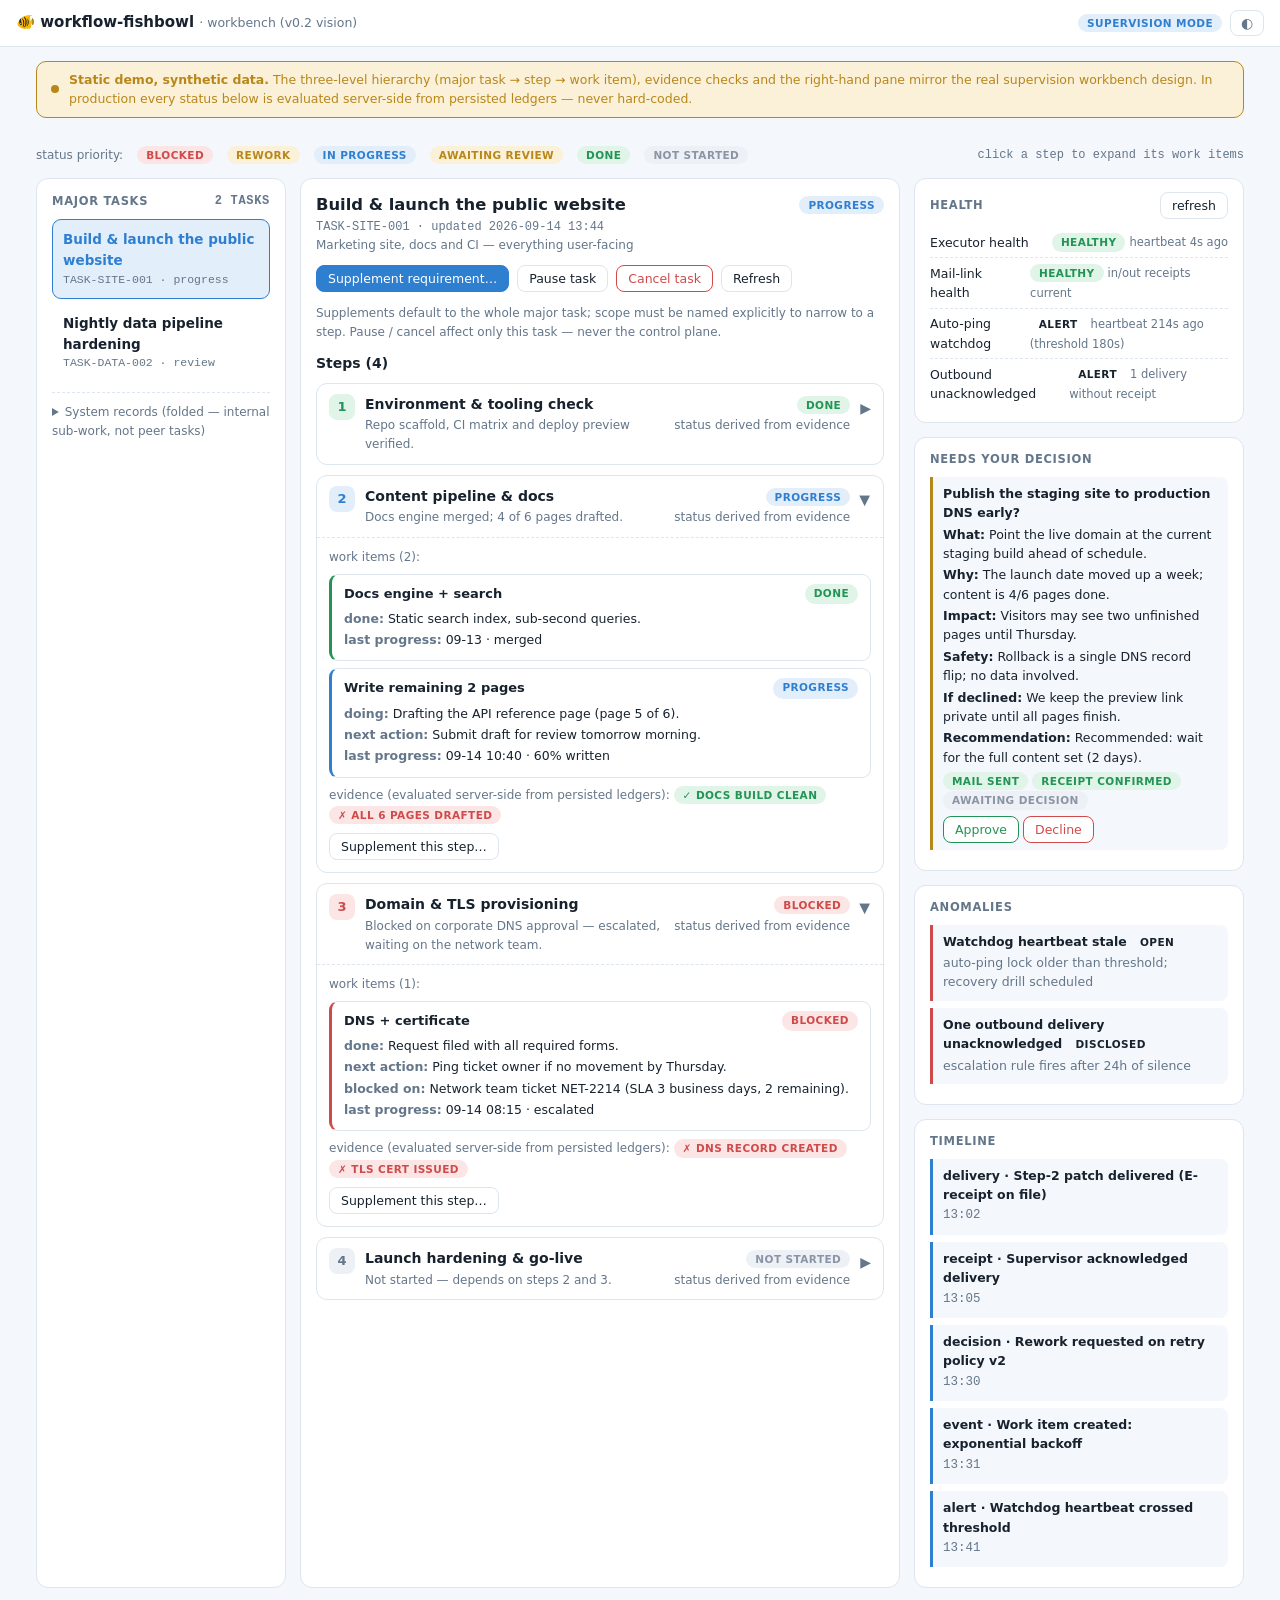
<file: demo/workbench-demo.html>
<!DOCTYPE html>
<html lang="en">
<head>
<meta charset="UTF-8">
<meta name="viewport" content="width=device-width, initial-scale=1.0">
<title>workflow-fishbowl workbench — supervision demo (v0.2 vision)</title>
<meta name="description" content="Three-level supervision workbench demo: major tasks, steps with evidence checks, work items, approvals and system health. Static mock with synthetic data.">
<style>
/* ---------------------------------------------------------------------------
   workflow-fishbowl workbench demo — v0.2 "supervision" vision, static mock.
   Mirrors the three-level information architecture:
     Level 1  Major task      (left rail)
     Level 2  Step            (middle, numbered, expandable)
     Level 3  Work item       (expanded in place, inside its step)
   plus a right pane with task-level aggregation:
     health / approvals / anomalies / timeline.
   All data is synthetic. Zero external dependencies.
--------------------------------------------------------------------------- */
:root {
  --bg: #f4f7fb; --panel: #fff; --line: #dde5ee;
  --text: #17222e; --muted: #64768a;
  --accent: #2f7fd1; --accent-soft: #e3eefb;
  --ok: #239455; --ok-soft: #e0f4e8;
  --warn: #b8871a; --warn-soft: #fbf0d8;
  --bad: #cf4b4b; --bad-soft: #fbe5e5;
  --idle: #8a94a6; --idle-soft: #edf1f6;
  --mono: ui-monospace, "Cascadia Code", Consolas, monospace;
}
@media (prefers-color-scheme: dark) {
  :root:not([data-theme="light"]) {
    --bg: #12161d; --panel: #1b222d; --line: #2b3543;
    --text: #e5eaf1; --muted: #8a97a8;
    --accent: #52a7e2; --accent-soft: #1d3247;
    --ok: #4cc284; --ok-soft: #17301f;
    --warn: #d9a844; --warn-soft: #33290f;
    --bad: #e5726f; --bad-soft: #3a1b1b;
    --idle: #77839a; --idle-soft: #232a35;
  }
}
:root[data-theme="dark"] {
  --bg: #12161d; --panel: #1b222d; --line: #2b3543;
  --text: #e5eaf1; --muted: #8a97a8;
  --accent: #52a7e2; --accent-soft: #1d3247;
  --ok: #4cc284; --ok-soft: #17301f;
  --warn: #d9a844; --warn-soft: #33290f;
  --bad: #e5726f; --bad-soft: #3a1b1b;
  --idle: #77839a; --idle-soft: #232a35;
}
* { box-sizing: border-box; }
body { margin: 0; background: var(--bg); color: var(--text);
  font: 14px/1.55 system-ui, "Segoe UI", Roboto, sans-serif; }
a { color: var(--accent); }

#topbar {
  display: flex; align-items: center; gap: 14px; padding: 10px 16px;
  background: var(--panel); border-bottom: 1px solid var(--line);
  position: sticky; top: 0; z-index: 10;
}
.brand { font-weight: 700; font-size: 15px; }
.brand small { color: var(--muted); font-weight: 500; }
#topbar .right { margin-left: auto; display: flex; gap: 8px; align-items: center; }
#theme-toggle { background: none; border: 1px solid var(--line); color: var(--muted);
  border-radius: 8px; padding: 4px 10px; cursor: pointer; font-size: 14px; }

#shell {
  display: grid; grid-template-columns: 250px minmax(0,1fr) 330px;
  gap: 14px; max-width: 1240px; margin: 0 auto; padding: 14px 16px 60px;
}
.card { background: var(--panel); border: 1px solid var(--line);
  border-radius: 12px; padding: 13px 15px; }
h4.ptitle {
  margin: 0 0 8px; font-size: 11.5px; text-transform: uppercase;
  letter-spacing: .06em; color: var(--muted);
  display: flex; justify-content: space-between; align-items: center;
}

/* left rail */
#majors { list-style: none; margin: 0; padding: 0; }
#majors li {
  padding: 9px 10px; border-radius: 9px; cursor: pointer;
  border: 1px solid transparent; margin-bottom: 4px;
}
#majors li:hover { background: var(--accent-soft); }
#majors li.sel { background: var(--accent-soft); border-color: var(--accent); }
#majors .t { font-weight: 600; font-size: 13.5px; }
#majors .sub { color: var(--muted); font-size: 11.5px; }
#majors li.sel .t { color: var(--accent); }
details.syssys { margin-top: 10px; border-top: 1px dashed var(--line); padding-top: 10px; }
details.syssys summary { color: var(--muted); font-size: 12px; cursor: pointer; }
details.syssys .ev { margin-top: 6px; }

.pill {
  display: inline-block; padding: 1px 9px; border-radius: 99px; font-size: 10.5px;
  font-weight: 700; text-transform: uppercase; letter-spacing: .04em; white-space: nowrap;
}
.pill.ok, .pill.done { background: var(--ok-soft); color: var(--ok); }
.pill.progress { background: var(--accent-soft); color: var(--accent); }
.pill.review { background: var(--warn-soft); color: var(--warn); }
.pill.rework { background: var(--warn-soft); color: var(--warn); }
.pill.blocked { background: var(--bad-soft); color: var(--bad); }
.pill.pending { background: var(--idle-soft); color: var(--idle); }

/* middle: steps */
#detail .row { display: flex; gap: 8px; flex-wrap: wrap; align-items: center; }
.step { border: 1px solid var(--line); border-radius: 11px; margin-bottom: 10px;
  overflow: hidden; background: var(--panel); }
.shead { display: flex; gap: 10px; padding: 10px 12px; cursor: pointer; align-items: flex-start; }
.shead:hover { background: var(--accent-soft); }
.snum {
  flex: none; width: 26px; height: 26px; border-radius: 8px; background: var(--idle-soft);
  color: var(--muted); font-weight: 700; display: flex; align-items: center;
  justify-content: center; font-size: 13px;
}
.step.blocked .snum { background: var(--bad-soft); color: var(--bad); }
.step.done .snum { background: var(--ok-soft); color: var(--ok); }
.step.progress .snum { background: var(--accent-soft); color: var(--accent); }
.shead .grow { flex: 1; min-width: 0; }
.shead .t { font-weight: 600; }
.shead .sub { color: var(--muted); font-size: 12px; margin-top: 1px; }
.shead .right { text-align: right; flex: none; }
.shead .arrow { color: var(--muted); transition: transform .15s; flex: none; margin-top: 4px; }
.step.open .arrow { transform: rotate(90deg); }
.sbody { display: none; border-top: 1px dashed var(--line); padding: 10px 12px 12px; }
.step.open .sbody { display: block; }

.wk { border: 1px solid var(--line); border-left: 3px solid var(--idle);
  border-radius: 9px; padding: 9px 12px; margin: 7px 0; }
.wk.progress { border-left-color: var(--accent); }
.wk.done { border-left-color: var(--ok); }
.wk.blocked { border-left-color: var(--bad); }
.wk h5 { margin: 0 0 5px; font-size: 13px; display: flex; justify-content: space-between; gap: 8px; }
.kv { font-size: 12.5px; margin: 2px 0; }
.kv b { color: var(--muted); font-weight: 600; }
.kv.mono, .mono { font-family: var(--mono); font-size: 12px; }
.sub { color: var(--muted); font-size: 12px; }
.ev .m { font-size: 12.5px; margin: 2px 0; }
.evpills { margin-top: 5px; }
.evpills .pill { margin: 1px 3px 1px 0; }

button.act {
  background: var(--panel); border: 1px solid var(--line); color: var(--text);
  border-radius: 8px; padding: 5px 11px; cursor: pointer; font-size: 12.5px;
  font-family: inherit;
}
button.act:hover { border-color: var(--accent); color: var(--accent); }
button.act.primary { background: var(--accent); border-color: var(--accent); color: #fff; }
button.act.primary:hover { opacity: .9; color: #fff; }
button.act.ok { border-color: var(--ok); color: var(--ok); }
button.act.bad { border-color: var(--bad); color: var(--bad); }

/* right pane */
.hrow { display: flex; justify-content: space-between; gap: 8px; padding: 5px 0;
  border-bottom: 1px dashed var(--line); font-size: 12.5px; align-items: center; }
.hrow:last-child { border-bottom: none; }
.hrow .sub { font-size: 11.5px; }
.ev { border-left: 3px solid var(--accent); background: var(--bg);
  border-radius: 0 8px 8px 0; padding: 7px 10px; margin: 7px 0; font-size: 12.5px; }
.ev .s { font-weight: 600; font-size: 12.5px; }
.ev.warn { border-left-color: var(--warn); }
.ev.bad { border-left-color: var(--bad); }

.demobar {
  display: flex; gap: 10px; align-items: center; background: var(--warn-soft);
  color: var(--warn); border: 1px solid var(--warn); border-radius: 10px;
  padding: 8px 14px; margin-bottom: 14px; font-size: 12.5px;
  grid-column: 1 / -1;
}
.demobar .dot { width: 8px; height: 8px; border-radius: 50%;
  background: var(--warn); animation: pulse 1.6s infinite; flex: none; }
@keyframes pulse { 0%,100% { opacity: 1; } 50% { opacity: .3; } }

.legend { grid-column: 1 / -1; display: flex; flex-wrap: wrap; gap: 8px 14px;
  color: var(--muted); font-size: 12px; align-items: center; }

@media (max-width: 1000px) {
  #shell { grid-template-columns: 1fr; }
  #rail, #pane { max-width: 640px; }
}
</style>
</head>
<body>

<div id="topbar">
  <span class="brand">🐠 workflow-fishbowl <small>· workbench (v0.2 vision)</small></span>
  <span class="right">
    <span class="pill progress">supervision mode</span>
    <button id="theme-toggle" title="Toggle theme">◐</button>
  </span>
</div>

<div id="shell">

  <div class="demobar">
    <span class="dot"></span>
    <span><b>Static demo, synthetic data.</b> The three-level hierarchy (major task → step → work item),
    evidence checks and the right-hand pane mirror the real supervision workbench design.
    In production every status below is evaluated server-side from persisted ledgers — never hard-coded.</span>
  </div>

  <div class="legend">
    <span>status priority:</span>
    <span class="pill blocked">blocked</span>
    <span class="pill rework">rework</span>
    <span class="pill progress">in progress</span>
    <span class="pill review">awaiting review</span>
    <span class="pill done">done</span>
    <span class="pill pending">not started</span>
    <span style="margin-left:auto" class="mono">click a step to expand its work items</span>
  </div>

  <!-- ============ LEVEL 1: left rail, major tasks ============ -->
  <div class="card" id="rail">
    <h4 class="ptitle">Major tasks <span class="mono" id="tinfo"></span></h4>
    <ul id="majors"></ul>
    <details class="syssys">
      <summary>System records (folded — internal sub-work, not peer tasks)</summary>
      <div class="ev"><div class="s">Mail-link probe</div>
        <div class="m sub">simulated delivery round-trip · 09-14 11:20 · ok</div></div>
      <div class="ev"><div class="s">Router controlled restart</div>
        <div class="m sub">drill closed loop · 09-14 09:05 · done</div></div>
      <div class="ev"><div class="s">Ledger integrity check</div>
        <div class="m sub">daily · next run in 4h · pending</div></div>
    </details>
  </div>

  <!-- ============ LEVEL 2 + 3: steps and work items ============ -->
  <div class="card" id="detail">
    <div id="detail-inner"></div>
  </div>

  <!-- ============ right pane: task-level aggregation ============ -->
  <div id="pane">
    <div class="card" style="margin-bottom:14px">
      <h4 class="ptitle">Health <button class="act" id="btn-refresh">refresh</button></h4>
      <div id="health3"></div>
    </div>
    <div class="card" style="margin-bottom:14px">
      <h4 class="ptitle">Needs your decision</h4>
      <div id="approvals"></div>
    </div>
    <div class="card" style="margin-bottom:14px">
      <h4 class="ptitle">Anomalies</h4>
      <div id="anomalies"></div>
    </div>
    <div class="card">
      <h4 class="ptitle">Timeline</h4>
      <div id="timeline"></div>
    </div>
  </div>
</div>

<script>
/* ---- theme ---- */
var root = document.documentElement;
var saved = null;
try { saved = localStorage.getItem("fb-wb-theme"); } catch (e) {}
if (saved) root.dataset.theme = saved;
document.getElementById("theme-toggle").onclick = function () {
  var cur = root.dataset.theme ||
    (matchMedia("(prefers-color-scheme: dark)").matches ? "dark" : "light");
  root.dataset.theme = cur === "dark" ? "light" : "dark";
  try { localStorage.setItem("fb-wb-theme", root.dataset.theme); } catch (e) {}
};

/* ---------------------------------------------------------------------------
   Mock hierarchy. In production this tree is persisted server-side and
   every step status is *derived* live from evidence checks against real
   ledgers (deliveries, receipts, logs). The frontend never decides status.
--------------------------------------------------------------------------- */
var TREE = {
  major_tasks: [
    {
      major_id: "MAJOR-1", task_id: "TASK-SITE-001",
      title: "Build & launch the public website",
      subtitle: "Marketing site, docs and CI — everything user-facing",
      task_status: "progress",
      steps: [
        {
          step_id: "STEP-1", seq: 1, status: "done",
          title: "Environment & tooling check",
          progress: "Repo scaffold, CI matrix and deploy preview verified.",
          evidence: [
            { label: "CI green on 3 platforms", passed: true },
            { label: "Preview deploy reachable", passed: true }
          ],
          works: [
            { status: "done", title: "Scaffold + CI wiring",
              done: "Template chosen, actions workflow committed, badges live.",
              recent: "09-12 · milestone accepted (receipt on file)",
              artifacts: ["ci/main.workflow", "site/scaffold.zip"] }
          ]
        },
        {
          step_id: "STEP-2", seq: 2, status: "progress",
          title: "Content pipeline & docs",
          progress: "Docs engine merged; 4 of 6 pages drafted.",
          evidence: [
            { label: "Docs build clean", passed: true },
            { label: "All 6 pages drafted", passed: false }
          ],
          works: [
            { status: "done", title: "Docs engine + search",
              done: "Static search index, sub-second queries.",
              recent: "09-13 · merged" },
            { status: "progress", title: "Write remaining 2 pages",
              doing: "Drafting the API reference page (page 5 of 6).",
              next: "Submit draft for review tomorrow morning.",
              recent: "09-14 10:40 · 60% written" }
          ]
        },
        {
          step_id: "STEP-3", seq: 3, status: "blocked",
          title: "Domain & TLS provisioning",
          progress: "Blocked on corporate DNS approval — escalated, waiting on the network team.",
          evidence: [
            { label: "DNS record created", passed: false },
            { label: "TLS cert issued", passed: false }
          ],
          works: [
            { status: "blocked", title: "DNS + certificate",
              done: "Request filed with all required forms.",
              blocked_on: "Network team ticket NET-2214 (SLA 3 business days, 2 remaining).",
              next: "Ping ticket owner if no movement by Thursday.",
              recent: "09-14 08:15 · escalated" }
          ]
        },
        {
          step_id: "STEP-4", seq: 4, status: "pending",
          title: "Launch hardening & go-live",
          progress: "Not started — depends on steps 2 and 3.",
          evidence: [
            { label: "Load test passed", passed: false },
            { label: "Go-live checklist signed", passed: false }
          ],
          works: []
        }
      ]
    },
    {
      major_id: "MAJOR-2", task_id: "TASK-DATA-002",
      title: "Nightly data pipeline hardening",
      subtitle: "Retries, alerting and the weekend-hang fix",
      task_status: "review",
      steps: [
        {
          step_id: "STEP-5", seq: 1, status: "review",
          title: "Fix weekend import hang",
          progress: "Timeout-reset patch delivered; awaiting supervisor acceptance.",
          evidence: [
            { label: "Patch delivered (E-receipt)", passed: true },
            { label: "Acceptance received", passed: false }
          ],
          works: [
            { status: "review", title: "Timeout reset between batches",
              done: "Root cause found (timeout never reset), patched, dry-run clean.",
              next: "Awaiting acceptance before closing.",
              recent: "09-14 12:02 · delivered" }
          ]
        },
        {
          step_id: "STEP-6", seq: 2, status: "rework",
          title: "Retry & alert policy",
          progress: "First version rejected — supervisor wants exponential backoff.",
          evidence: [
            { label: "Backoff implemented", passed: false }
          ],
          works: [
            { status: "rework", title: "Exponential backoff",
              doing: "Reworking retry loop to backoff policy v2.",
              blocked_on: null,
              recent: "09-14 13:30 · rework started" }
          ]
        }
      ]
    }
  ]
};

/* statuses not shown as peer tasks (folded into system records) */
var CUR = "TASK-SITE-001";
var expanded = { "STEP-2": true, "STEP-3": true };  /* pre-expanded for the demo */

function esc(s) {
  return String(s == null ? "" : s).replace(/[&<>"']/g, function (c) {
    return { "&": "&amp;", "<": "&lt;", ">": "&gt;", '"': "&quot;", "'": "&#39;" }[c];
  });
}
function pill(st) {
  var map = { "done": "done", "progress": "progress", "review": "review",
              "rework": "rework", "blocked": "blocked", "pending": "pending" };
  return '<span class="pill ' + (map[st] || "pending") + '">' +
         esc(String(st || "not started").replace("pending", "not started")) + "</span>";
}

/* ---- level 1 rail ---- */
function renderRail() {
  document.getElementById("majors").innerHTML = TREE.major_tasks.map(function (m) {
    return '<li data-tid="' + esc(m.task_id) + '" class="' + (m.task_id === CUR ? "sel" : "") + '">' +
      '<div class="t">' + esc(m.title) + "</div>" +
      '<div class="sub mono">' + esc(m.task_id) + " · " + esc(m.task_status) + "</div></li>";
  }).join("");
  document.getElementById("tinfo").textContent = TREE.major_tasks.length + " tasks";
  document.querySelectorAll("#majors li").forEach(function (li) {
    li.onclick = function () { CUR = li.dataset.tid; renderAll(); };
  });
}

/* ---- level 2 + 3 detail ---- */
function workCard(w) {
  return '<div class="wk ' + esc(w.status || "") + '">' +
    "<h5><span>" + esc(w.title) + "</span>" + pill(w.status) + "</h5>" +
    (w.doing ? '<div class="kv"><b>doing:</b> ' + esc(w.doing) + "</div>" : "") +
    (w.done ? '<div class="kv"><b>done:</b> ' + esc(w.done) + "</div>" : "") +
    (w.next ? '<div class="kv"><b>next action:</b> ' + esc(w.next) + "</div>" : "") +
    (w.blocked_on ? '<div class="kv"><b>blocked on:</b> ' + esc(w.blocked_on) + "</div>" : "") +
    (w.recent ? '<div class="kv"><b>last progress:</b> ' + esc(w.recent) + "</div>" : "") +
    (w.artifacts ? '<div class="kv mono"><b>artifacts:</b> ' +
        w.artifacts.map(esc).join(" · ") + "</div>" : "") +
    "</div>";
}
function evidenceHtml(s) {
  if (!(s.evidence || []).length) return "";
  return '<div class="evpills sub">evidence (evaluated server-side from persisted ledgers): ' +
    s.evidence.map(function (e) {
      return '<span class="pill ' + (e.passed ? "ok" : "blocked") + '">' +
        (e.passed ? "✓" : "✗") + " " + esc(e.label) + "</span>";
    }).join("") + "</div>";
}
function renderDetail() {
  var m = TREE.major_tasks.filter(function (x) { return x.task_id === CUR; })[0];
  if (!m) return;
  document.getElementById("detail-inner").innerHTML =
    '<div class="row" style="justify-content:space-between">' +
      "<h3 style='margin:0'>" + esc(m.title) + "</h3>" + pill(m.task_status) +
    "</div>" +
    '<div class="sub mono">' + esc(m.task_id) + " · updated 2026-09-14 13:44</div>" +
    (m.subtitle ? '<div class="sub">' + esc(m.subtitle) + "</div>" : "") +
    '<div class="row" style="margin:10px 0 4px">' +
      '<button class="act primary">Supplement requirement…</button>' +
      '<button class="act">Pause task</button>' +
      '<button class="act bad">Cancel task</button>' +
      '<button class="act" id="btn-refresh2">Refresh</button>' +
    "</div>" +
    '<p class="sub">Supplements default to the whole major task; scope must be named ' +
    "explicitly to narrow to a step. Pause / cancel affect only this task — never the control plane.</p>" +
    '<h4 style="margin:8px 0">Steps (' + m.steps.length + ")</h4>" +
    m.steps.map(function (s) {
      var isOpen = !!expanded[s.step_id];
      return '<div class="step ' + esc(s.status) + (isOpen ? " open" : "") + '" data-sid="' + esc(s.step_id) + '">' +
        '<div class="shead">' +
          '<span class="snum">' + (s.seq || "·") + "</span>" +
          '<span class="grow"><span class="t">' + esc(s.title) + "</span>" +
            '<div class="sub">' + esc(s.progress || "") + "</div></span>" +
          '<span class="right">' + pill(s.status) +
            '<div class="sub">status derived from evidence</div></span>' +
          '<span class="arrow">▶</span>' +
        "</div>" +
        '<div class="sbody">' +
          '<div class="sub" style="margin-bottom:2px">work items (' + (s.works || []).length + "):</div>" +
          ((s.works || []).length
            ? (s.works || []).map(workCard).join("")
            : '<p class="sub">No work items registered yet.</p>') +
          evidenceHtml(s) +
          '<div class="row" style="margin-top:8px">' +
            '<button class="act">Supplement this step…</button></div>' +
        "</div></div>";
    }).join("");

  document.querySelectorAll("#detail .shead").forEach(function (h) {
    h.onclick = function () {
      var sid = h.parentElement.dataset.sid;
      expanded[sid] = !expanded[sid];
      h.parentElement.classList.toggle("open", !!expanded[sid]);
    };
  });
  document.getElementById("btn-refresh2").onclick = renderAll;
}

/* ---- right pane ---- */
var HEALTH = [
  { label: "Executor health", ok: true, detail: "heartbeat 4s ago" },
  { label: "Mail-link health", ok: true, detail: "in/out receipts current" },
  { label: "Auto-ping watchdog", ok: false, detail: "heartbeat 214s ago (threshold 180s)" },
  { label: "Outbound unacknowledged", ok: false, detail: "1 delivery without receipt" }
];
var APPROVALS = [{
  question: "Publish the staging site to production DNS early?",
  sections: {
    what: "Point the live domain at the current staging build ahead of schedule.",
    why: "The launch date moved up a week; content is 4/6 pages done.",
    impact: "Visitors may see two unfinished pages until Thursday.",
    safety: "Rollback is a single DNS record flip; no data involved.",
    if_not: "We keep the preview link private until all pages finish.",
    advice: "Recommended: wait for the full content set (2 days)."
  },
  mail_sent: true, user_receipt: true, decision: null,
  options: ["Approve", "Decline"]
}];
var ANOMALIES = [
  { title: "Watchdog heartbeat stale", status: "open",
    detail: "auto-ping lock older than threshold; recovery drill scheduled" },
  { title: "One outbound delivery unacknowledged", status: "disclosed",
    detail: "escalation rule fires after 24h of silence" }
];
var TIMELINE = [
  { kind: "delivery", summary: "Step-2 patch delivered (E-receipt on file)", ts: "13:02" },
  { kind: "receipt", summary: "Supervisor acknowledged delivery", ts: "13:05" },
  { kind: "decision", summary: "Rework requested on retry policy v2", ts: "13:30" },
  { kind: "event", summary: "Work item created: exponential backoff", ts: "13:31" },
  { kind: "alert", summary: "Watchdog heartbeat crossed threshold", ts: "13:41" }
];

function renderPane() {
  document.getElementById("health3").innerHTML = HEALTH.map(function (h) {
    return '<div class="hrow"><span>' + esc(h.label) + "</span>" +
      '<span><span class="pill ' + (h.ok ? "ok" : "bad") + '">' + (h.ok ? "healthy" : "alert") + "</span> " +
      '<span class="sub">' + esc(h.detail) + "</span></span></div>";
  }).join("");

  document.getElementById("approvals").innerHTML = APPROVALS.map(function (a) {
    var SECN = { what: "What", why: "Why", impact: "Impact",
                 safety: "Safety", if_not: "If declined", advice: "Recommendation" };
    var secs = Object.keys(a.sections || {}).map(function (k) {
      return '<div class="m"><b>' + esc(SECN[k] || k) + ":</b> " + esc(a.sections[k]) + "</div>";
    }).join("");
    var st = '<span class="pill ' + (a.mail_sent ? "ok" : "pending") + '">mail ' + (a.mail_sent ? "sent" : "not sent") + "</span> " +
      '<span class="pill ' + (a.user_receipt ? "ok" : "pending") + '">receipt ' + (a.user_receipt ? "confirmed" : "pending") + "</span> " +
      '<span class="pill ' + (a.decision ? "ok" : "pending") + '">' + (a.decision ? "decided: " + esc(a.decision) : "awaiting decision") + "</span>";
    var btns = a.decision ? "" : a.options.map(function (o) {
      return '<button class="act ' + (o === "Approve" ? "ok" : "bad") +
        '" data-dec="' + esc(o) + '">' + esc(o) + "</button> ";
    }).join("");
    return '<div class="ev warn"><div class="s">' + esc(a.question) + "</div>" +
      secs + '<div class="m" style="margin-top:4px">' + st + "</div>" +
      '<div class="row" style="margin-top:6px">' + btns + "</div></div>";
  }).join("");
  document.querySelectorAll("#approvals button[data-dec]").forEach(function (b) {
    b.onclick = function () {
      APPROVALS[0].decision = b.dataset.dec;
      renderPane();
    };
  });

  document.getElementById("anomalies").innerHTML = ANOMALIES.map(function (a) {
    return '<div class="ev bad"><div class="s">' + esc(a.title) +
      ' <span class="pill bad">' + esc(a.status) + "</span></div>" +
      '<div class="m sub">' + esc(a.detail) + "</div></div>";
  }).join("");

  document.getElementById("timeline").innerHTML = TIMELINE.map(function (t) {
    return '<div class="ev"><div class="s">' + esc(t.kind) + " · " + esc(t.summary) + "</div>" +
      '<div class="m sub mono">' + esc(t.ts) + "</div></div>";
  }).join("");
}

function renderAll() { renderRail(); renderDetail(); renderPane(); }
document.getElementById("btn-refresh").onclick = renderAll;
renderAll();
</script>
</body>
</html>
</file>
